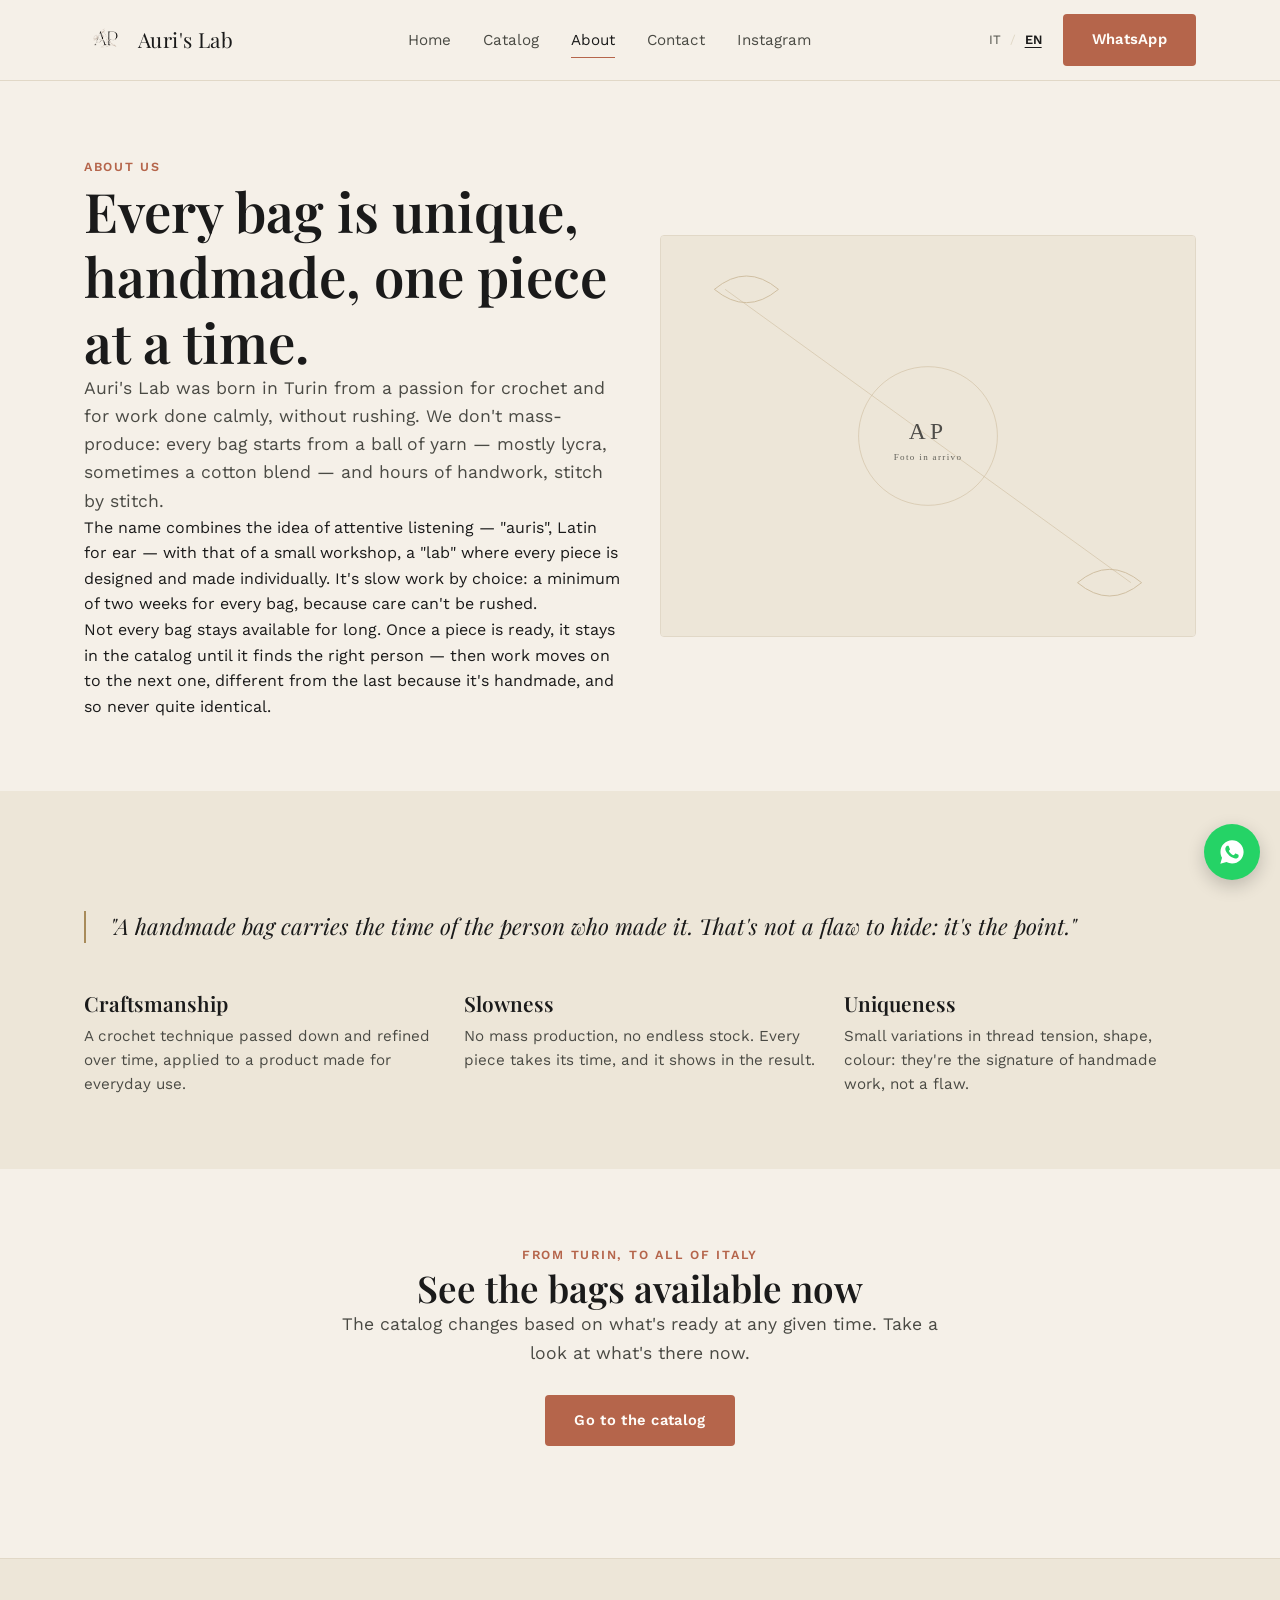
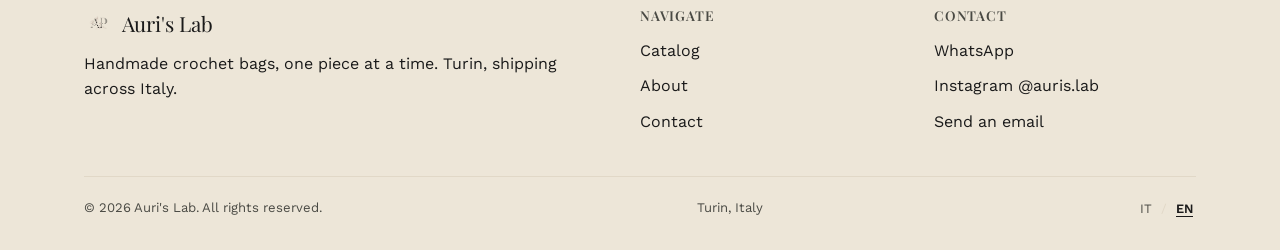
<file: chi-siamo.html>
<!DOCTYPE html>
<html lang="it">
<head>
  <meta charset="UTF-8">
  <script src="js/locale-redirect.js"></script>
  <meta name="viewport" content="width=device-width, initial-scale=1.0">
  <title>Chi siamo — Auri's Lab</title>
  <meta name="description" content="La storia di Auri's Lab: artigianalità, lentezza e passione per l'uncinetto. Ogni borsa è unica, fatta a mano a Torino, un pezzo alla volta.">
  <link rel="alternate" hreflang="it" href="https://aurislab.it/chi-siamo.html">
  <link rel="alternate" hreflang="en" href="https://aurislab.it/en/chi-siamo.html">
  <link rel="alternate" hreflang="x-default" href="https://aurislab.it/chi-siamo.html">
  <link rel="icon" type="image/png" sizes="32x32" href="img/brand/favicon-32x32.png">
  <link rel="apple-touch-icon" sizes="180x180" href="img/brand/apple-touch-icon.png">
  <link rel="preconnect" href="https://fonts.googleapis.com">
  <link rel="preconnect" href="https://fonts.gstatic.com" crossorigin>
  <link href="https://fonts.googleapis.com/css2?family=Playfair+Display:wght@500;600;700&family=Work+Sans:wght@400;500;600&display=swap" rel="stylesheet">
  <link rel="stylesheet" href="css/style.css">
</head>
<body>
  <a href="#main" class="skip-link">Vai al contenuto principale</a>

  <header class="site-header">
    <nav class="nav">
      <a href="index.html" class="nav-brand">
        <img src="img/brand/logo-ap-monogram.png" alt="Auri's Lab - monogramma AP">
        Auri's Lab
      </a>
      <button class="nav-toggle" aria-label="Apri menu di navigazione" aria-expanded="false">
        <span></span><span></span><span></span>
      </button>
      <div class="nav-links">
        <a href="index.html">Home</a>
        <a href="catalogo.html">Catalogo</a>
        <a href="chi-siamo.html" aria-current="page">Chi siamo</a>
        <a href="contatti.html">Contatti</a>
        <a href="#" data-ig-link>Instagram</a>
      </div>
      <div class="nav-cta">
        <div class="lang-switch">
          <a href="chi-siamo.html" class="lang-active" data-set-locale="it">IT</a>
          <span class="lang-sep">/</span>
          <a href="en/chi-siamo.html" data-set-locale="en">EN</a>
        </div>
        <a class="btn btn-primary" data-wa-link data-wa-message="Ciao! Ho visto il sito di Auri's Lab e vorrei qualche informazione.">WhatsApp</a>
      </div>
    </nav>
  </header>

  <main id="main">
    <section class="section">
      <div class="container about-grid">
        <div class="about-copy">
          <span class="eyebrow">Chi siamo</span>
          <h1>Ogni borsa è unica, fatta a mano, un pezzo alla volta.</h1>
          <p class="lede">Auri's Lab nasce a Torino dalla passione per l'uncinetto e per il lavoro fatto con calma, senza fretta. Non produciamo in serie: ogni borsa nasce da un gomitolo — per lo più lycra, a volte un misto cotone — e da ore di lavorazione manuale, punto dopo punto.</p>
          <p>Il nome unisce l'idea di un ascolto attento — "auris", orecchio in latino — con quella di un piccolo laboratorio, un "lab" dove ogni pezzo viene pensato e realizzato singolarmente. È un lavoro lento per scelta: un tempo minimo di due settimane per ogni borsa, perché la cura non si comprime nel tempo.</p>
          <p>Non tutte le borse restano disponibili a lungo. Quando un pezzo è pronto, resta in catalogo finché non trova la persona giusta — poi si passa al successivo, diverso dal precedente perché fatto a mano, e quindi mai identico.</p>
        </div>
        <div class="about-media">
          <img src="img/brand/atelier.svg" alt="L'artigiana di Auri's Lab al lavoro sull'uncinetto" width="1000" height="750" loading="lazy">
        </div>
      </div>
    </section>

    <section class="section section--alt">
      <div class="container">
        <div class="quote-block">
          <p>"Una borsa fatta a mano porta il tempo di chi l'ha creata. Non è un difetto da nascondere: è il punto."</p>
        </div>
        <div class="values-grid">
          <div class="value-item">
            <h3>Artigianalità</h3>
            <p>Tecnica dell'uncinetto tramandata e affinata nel tempo, applicata a un prodotto pensato per l'uso quotidiano.</p>
          </div>
          <div class="value-item">
            <h3>Lentezza</h3>
            <p>Niente produzione in serie né scorte infinite. Ogni pezzo richiede il suo tempo, e questo si vede nel risultato.</p>
          </div>
          <div class="value-item">
            <h3>Unicità</h3>
            <p>Piccole variazioni di tensione del filo, di forma, di colore: sono la firma di un lavoro fatto a mano, non un errore.</p>
          </div>
        </div>
      </div>
    </section>

    <section class="section" style="text-align:center;">
      <div class="container">
        <span class="eyebrow">Da Torino, per tutta Italia</span>
        <h2>Scopri le borse disponibili ora</h2>
        <p class="lede" style="margin:0 auto 28px;">Il catalogo cambia in base a cosa è pronto in un dato momento. Dai un'occhiata a cosa c'è adesso.</p>
        <a href="catalogo.html" class="btn btn-primary">Vai al catalogo</a>
      </div>
    </section>
  </main>

  <footer class="site-footer">
    <div class="container">
      <div class="footer-grid">
        <div class="footer-col">
          <div class="footer-brand">
            <img src="img/brand/logo-ap-monogram.png" alt="Auri's Lab - monogramma AP">
            Auri's Lab
          </div>
          <p>Borse all'uncinetto fatte a mano, un pezzo alla volta. Torino, spedizioni in tutta Italia.</p>
        </div>
        <div class="footer-col">
          <h4>Naviga</h4>
          <ul>
            <li><a href="catalogo.html">Catalogo</a></li>
            <li><a href="chi-siamo.html">Chi siamo</a></li>
            <li><a href="contatti.html">Contatti</a></li>
          </ul>
        </div>
        <div class="footer-col">
          <h4>Contatti</h4>
          <ul>
            <li><a data-wa-link data-wa-message="Ciao! Ho visto il sito di Auri's Lab e vorrei qualche informazione.">WhatsApp</a></li>
            <li><a data-ig-link>Instagram <span data-ig-handle></span></a></li>
            <li><a data-email-link>Scrivi via email</a></li>
          </ul>
        </div>
      </div>
      <div class="footer-bottom">
        <span>&copy; <span id="footer-year"></span> Auri's Lab. Tutti i diritti riservati.</span>
        <span>Torino, Italia</span>
        <div class="lang-switch">
          <a href="chi-siamo.html" class="lang-active" data-set-locale="it">IT</a>
          <span class="lang-sep">/</span>
          <a href="en/chi-siamo.html" data-set-locale="en">EN</a>
        </div>
      </div>
    </div>
  </footer>

  <a class="wa-float" data-wa-link data-wa-message="Ciao! Ho visto il sito di Auri's Lab e vorrei qualche informazione." aria-label="Scrivici su WhatsApp">
    <svg viewBox="0 0 24 24" aria-hidden="true"><path d="M12.04 2C6.58 2 2.13 6.45 2.13 11.91c0 1.75.46 3.48 1.32 5L2 22l5.25-1.38c1.45.79 3.08 1.21 4.79 1.21h.01c5.46 0 9.91-4.45 9.91-9.91 0-2.65-1.03-5.14-2.9-7.01A9.82 9.82 0 0012.04 2zm5.75 14.13c-.24.68-1.4 1.3-1.93 1.38-.5.08-1.12.11-1.81-.11-.42-.13-.96-.31-1.65-.6-2.9-1.25-4.79-4.17-4.94-4.36-.14-.19-1.18-1.57-1.18-3 0-1.42.75-2.12 1.02-2.41.27-.29.58-.36.78-.36.19 0 .39 0 .56.01.18.01.42-.07.66.5.24.58.83 2 .9 2.15.07.14.12.31.02.5-.09.19-.14.31-.28.48-.14.17-.29.37-.41.5-.14.14-.28.29-.12.57.16.28.71 1.17 1.52 1.9 1.05.94 1.93 1.23 2.21 1.37.28.14.44.12.6-.07.16-.19.7-.82.88-1.1.18-.28.37-.24.62-.14.25.09 1.6.75 1.87.89.28.14.46.21.53.33.07.12.07.68-.17 1.36z"/></svg>
  </a>

  <script src="js/main.js"></script>
</body>
</html>
</file>
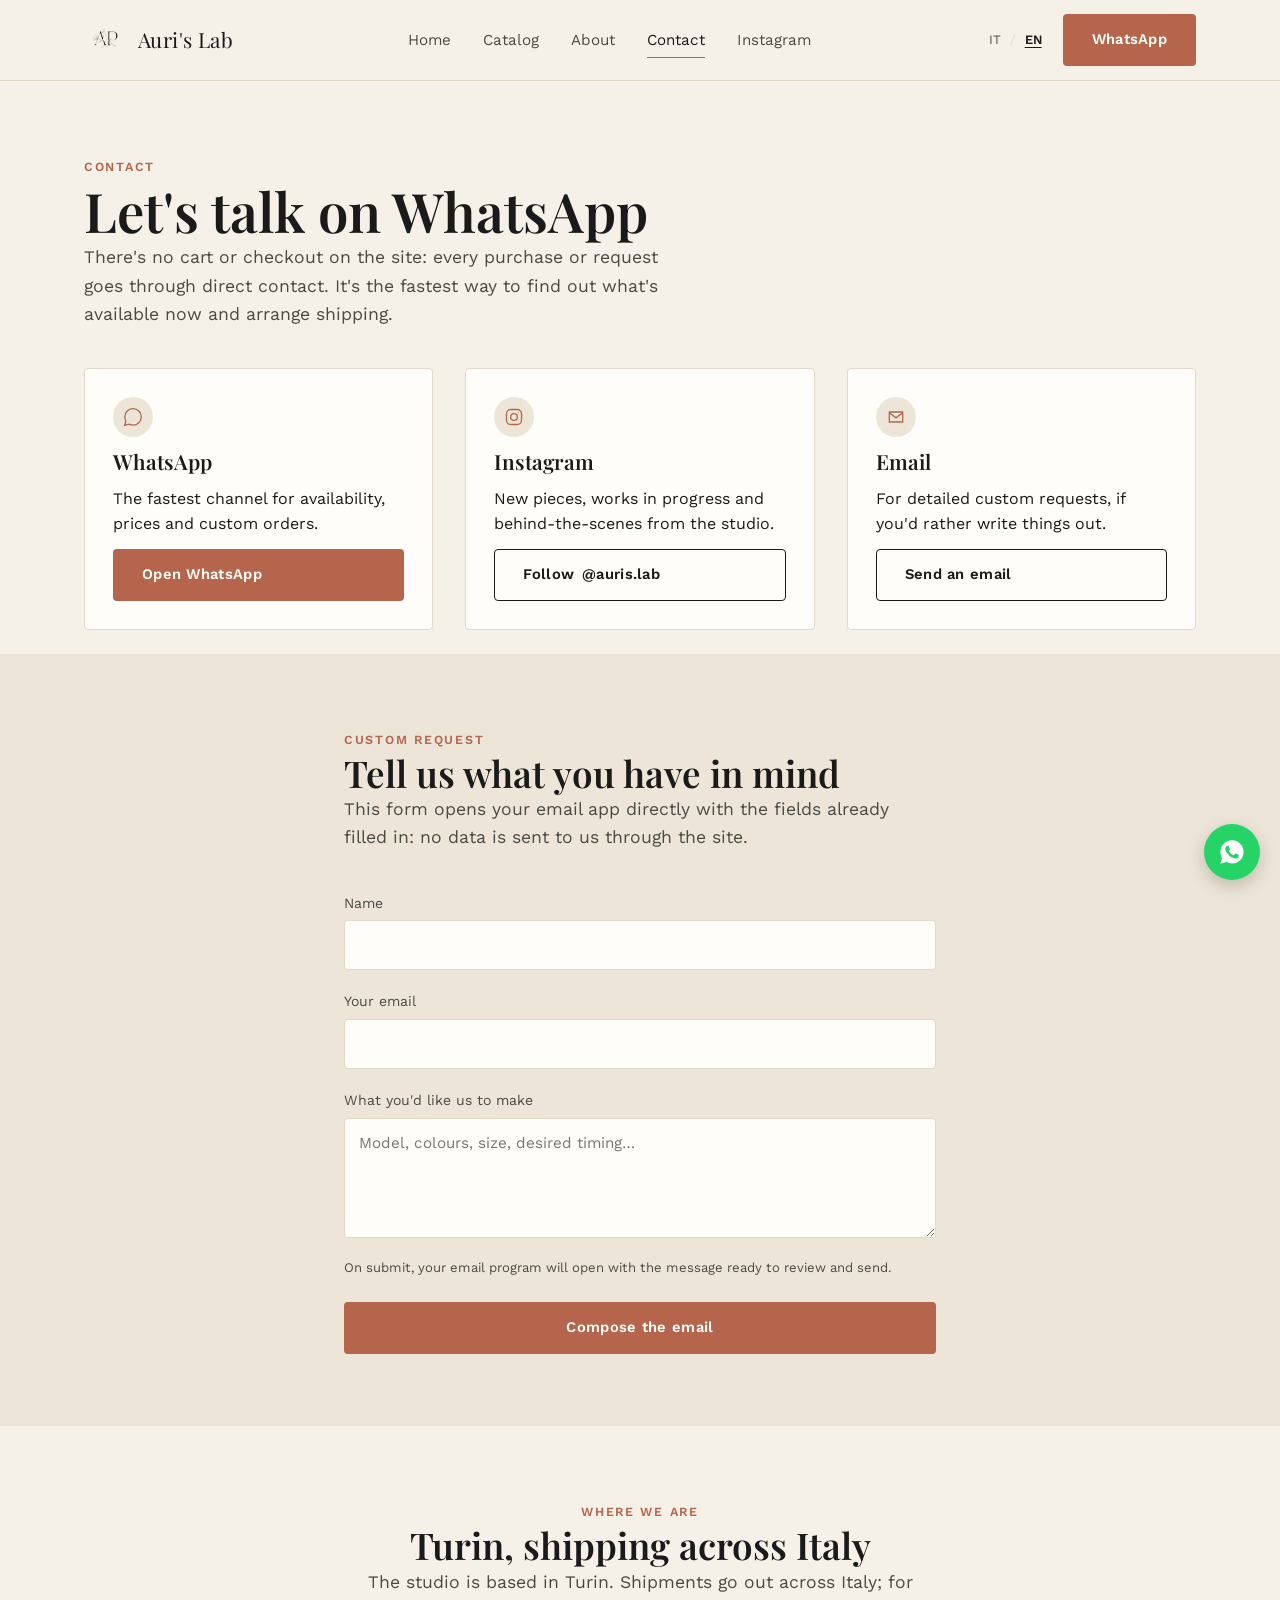
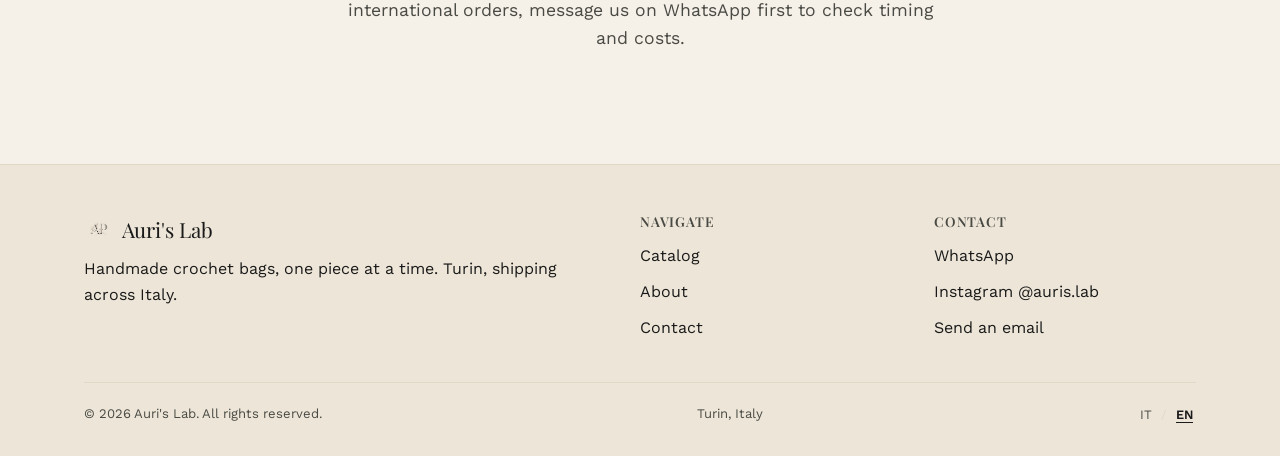
<file: contatti.html>
<!DOCTYPE html>
<html lang="it">
<head>
  <meta charset="UTF-8">
  <script src="js/locale-redirect.js"></script>
  <meta name="viewport" content="width=device-width, initial-scale=1.0">
  <title>Contatti — Auri's Lab</title>
  <meta name="description" content="Contatta Auri's Lab su WhatsApp o Instagram per acquisti, richieste su misura o informazioni. Sede a Torino, spedizioni in tutta Italia.">
  <link rel="alternate" hreflang="it" href="https://aurislab.it/contatti.html">
  <link rel="alternate" hreflang="en" href="https://aurislab.it/en/contatti.html">
  <link rel="alternate" hreflang="x-default" href="https://aurislab.it/contatti.html">
  <link rel="icon" type="image/png" sizes="32x32" href="img/brand/favicon-32x32.png">
  <link rel="apple-touch-icon" sizes="180x180" href="img/brand/apple-touch-icon.png">
  <link rel="preconnect" href="https://fonts.googleapis.com">
  <link rel="preconnect" href="https://fonts.gstatic.com" crossorigin>
  <link href="https://fonts.googleapis.com/css2?family=Playfair+Display:wght@500;600;700&family=Work+Sans:wght@400;500;600&display=swap" rel="stylesheet">
  <link rel="stylesheet" href="css/style.css">
</head>
<body>
  <a href="#main" class="skip-link">Vai al contenuto principale</a>

  <header class="site-header">
    <nav class="nav">
      <a href="index.html" class="nav-brand">
        <img src="img/brand/logo-ap-monogram.png" alt="Auri's Lab - monogramma AP">
        Auri's Lab
      </a>
      <button class="nav-toggle" aria-label="Apri menu di navigazione" aria-expanded="false">
        <span></span><span></span><span></span>
      </button>
      <div class="nav-links">
        <a href="index.html">Home</a>
        <a href="catalogo.html">Catalogo</a>
        <a href="chi-siamo.html">Chi siamo</a>
        <a href="contatti.html" aria-current="page">Contatti</a>
        <a href="#" data-ig-link>Instagram</a>
      </div>
      <div class="nav-cta">
        <div class="lang-switch">
          <a href="contatti.html" class="lang-active" data-set-locale="it">IT</a>
          <span class="lang-sep">/</span>
          <a href="en/contatti.html" data-set-locale="en">EN</a>
        </div>
        <a class="btn btn-primary" data-wa-link data-wa-message="Ciao! Ho visto il sito di Auri's Lab e vorrei qualche informazione.">WhatsApp</a>
      </div>
    </nav>
  </header>

  <main id="main">
    <section class="section" style="padding-bottom: 24px;">
      <div class="container">
        <div class="section-head">
          <span class="eyebrow">Contatti</span>
          <h1>Parliamone su WhatsApp</h1>
          <p class="lede">Non c'è carrello né checkout sul sito: ogni acquisto o richiesta passa da un contatto diretto. È il modo più veloce per sapere cosa è disponibile ora e organizzare la spedizione.</p>
        </div>

        <div class="contact-grid">
          <div class="contact-card">
            <span class="icon" aria-hidden="true">
              <svg viewBox="0 0 24 24" fill="none" stroke="currentColor" stroke-width="1.6"><path d="M12.04 2C6.58 2 2.13 6.45 2.13 11.91c0 1.75.46 3.48 1.32 5L2 22l5.25-1.38c1.45.79 3.08 1.21 4.79 1.21h.01c5.46 0 9.91-4.45 9.91-9.91C21.96 6.45 17.5 2 12.04 2z"/></svg>
            </span>
            <h3>WhatsApp</h3>
            <p>Il canale più rapido per disponibilità, prezzi e ordini su misura.</p>
            <a class="btn btn-primary" data-wa-link data-wa-message="Ciao! Ho visto il sito di Auri's Lab e vorrei qualche informazione.">Apri WhatsApp</a>
          </div>

          <div class="contact-card">
            <span class="icon" aria-hidden="true">
              <svg viewBox="0 0 24 24" fill="none" stroke="currentColor" stroke-width="1.6"><rect x="3" y="3" width="18" height="18" rx="5"/><circle cx="12" cy="12" r="4"/><circle cx="17.2" cy="6.8" r="0.6" fill="currentColor" stroke="none"/></svg>
            </span>
            <h3>Instagram</h3>
            <p>Novità, borse in lavorazione e retroscena del laboratorio.</p>
            <a class="btn btn-outline" data-ig-link>Segui <span data-ig-handle></span></a>
          </div>

          <div class="contact-card">
            <span class="icon" aria-hidden="true">
              <svg viewBox="0 0 24 24" fill="none" stroke="currentColor" stroke-width="1.6"><path d="M4 6h16v12H4z"/><path d="M4 7l8 6 8-6"/></svg>
            </span>
            <h3>Email</h3>
            <p>Per richieste dettagliate su misura, se preferisci scrivere con calma.</p>
            <a class="btn btn-outline" data-email-link>Scrivi un'email</a>
          </div>
        </div>
      </div>
    </section>

    <section class="section section--alt">
      <div class="container" style="max-width:640px;">
        <div class="section-head">
          <span class="eyebrow">Richiesta su misura</span>
          <h2>Raccontaci cosa hai in mente</h2>
          <p class="lede">Questo modulo apre direttamente la tua app di posta con i campi già compilati: nessun dato viene inviato a noi tramite il sito.</p>
        </div>
        <form id="contact-form">
          <div class="form-group">
            <label for="cf-name">Nome</label>
            <input type="text" id="cf-name" name="name" required autocomplete="name">
          </div>
          <div class="form-group">
            <label for="cf-email">La tua email</label>
            <input type="email" id="cf-email" name="email" required autocomplete="email">
          </div>
          <div class="form-group">
            <label for="cf-message">Cosa vorresti realizzare</label>
            <textarea id="cf-message" name="message" required placeholder="Modello, colori, dimensioni, tempistiche desiderate…"></textarea>
          </div>
          <p class="form-hint">Al invio si aprirà il tuo programma di posta con l'email già pronta da controllare e inviare.</p>
          <button type="submit" class="btn btn-primary btn-block">Componi l'email</button>
        </form>
      </div>
    </section>

    <section class="section" style="text-align:center;">
      <div class="container">
        <span class="eyebrow">Dove siamo</span>
        <h2>Torino, spedizioni in tutta Italia</h2>
        <p class="lede" style="margin:0 auto;">Il laboratorio si trova a Torino. Le spedizioni partono per tutta Italia; per l'estero scrivici prima su WhatsApp per verificare tempi e costi.</p>
      </div>
    </section>
  </main>

  <footer class="site-footer">
    <div class="container">
      <div class="footer-grid">
        <div class="footer-col">
          <div class="footer-brand">
            <img src="img/brand/logo-ap-monogram.png" alt="Auri's Lab - monogramma AP">
            Auri's Lab
          </div>
          <p>Borse all'uncinetto fatte a mano, un pezzo alla volta. Torino, spedizioni in tutta Italia.</p>
        </div>
        <div class="footer-col">
          <h4>Naviga</h4>
          <ul>
            <li><a href="catalogo.html">Catalogo</a></li>
            <li><a href="chi-siamo.html">Chi siamo</a></li>
            <li><a href="contatti.html">Contatti</a></li>
          </ul>
        </div>
        <div class="footer-col">
          <h4>Contatti</h4>
          <ul>
            <li><a data-wa-link data-wa-message="Ciao! Ho visto il sito di Auri's Lab e vorrei qualche informazione.">WhatsApp</a></li>
            <li><a data-ig-link>Instagram <span data-ig-handle></span></a></li>
            <li><a data-email-link>Scrivi via email</a></li>
          </ul>
        </div>
      </div>
      <div class="footer-bottom">
        <span>&copy; <span id="footer-year"></span> Auri's Lab. Tutti i diritti riservati.</span>
        <span>Torino, Italia</span>
        <div class="lang-switch">
          <a href="contatti.html" class="lang-active" data-set-locale="it">IT</a>
          <span class="lang-sep">/</span>
          <a href="en/contatti.html" data-set-locale="en">EN</a>
        </div>
      </div>
    </div>
  </footer>

  <a class="wa-float" data-wa-link data-wa-message="Ciao! Ho visto il sito di Auri's Lab e vorrei qualche informazione." aria-label="Scrivici su WhatsApp">
    <svg viewBox="0 0 24 24" aria-hidden="true"><path d="M12.04 2C6.58 2 2.13 6.45 2.13 11.91c0 1.75.46 3.48 1.32 5L2 22l5.25-1.38c1.45.79 3.08 1.21 4.79 1.21h.01c5.46 0 9.91-4.45 9.91-9.91 0-2.65-1.03-5.14-2.9-7.01A9.82 9.82 0 0012.04 2zm5.75 14.13c-.24.68-1.4 1.3-1.93 1.38-.5.08-1.12.11-1.81-.11-.42-.13-.96-.31-1.65-.6-2.9-1.25-4.79-4.17-4.94-4.36-.14-.19-1.18-1.57-1.18-3 0-1.42.75-2.12 1.02-2.41.27-.29.58-.36.78-.36.19 0 .39 0 .56.01.18.01.42-.07.66.5.24.58.83 2 .9 2.15.07.14.12.31.02.5-.09.19-.14.31-.28.48-.14.17-.29.37-.41.5-.14.14-.28.29-.12.57.16.28.71 1.17 1.52 1.9 1.05.94 1.93 1.23 2.21 1.37.28.14.44.12.6-.07.16-.19.7-.82.88-1.1.18-.28.37-.24.62-.14.25.09 1.6.75 1.87.89.28.14.46.21.53.33.07.12.07.68-.17 1.36z"/></svg>
  </a>

  <script src="js/main.js"></script>
  <script>
    document.getElementById("contact-form").addEventListener("submit", (e) => {
      e.preventDefault();
      const name = document.getElementById("cf-name").value;
      const email = document.getElementById("cf-email").value;
      const message = document.getElementById("cf-message").value;
      const subject = `Richiesta su misura da ${name}`;
      const body = `${message}\n\n---\nNome: ${name}\nEmail: ${email}`;
      window.location.href = `mailto:${AURIS_CONFIG.email}?subject=${encodeURIComponent(subject)}&body=${encodeURIComponent(body)}`;
    });
  </script>
</body>
</html>
</file>
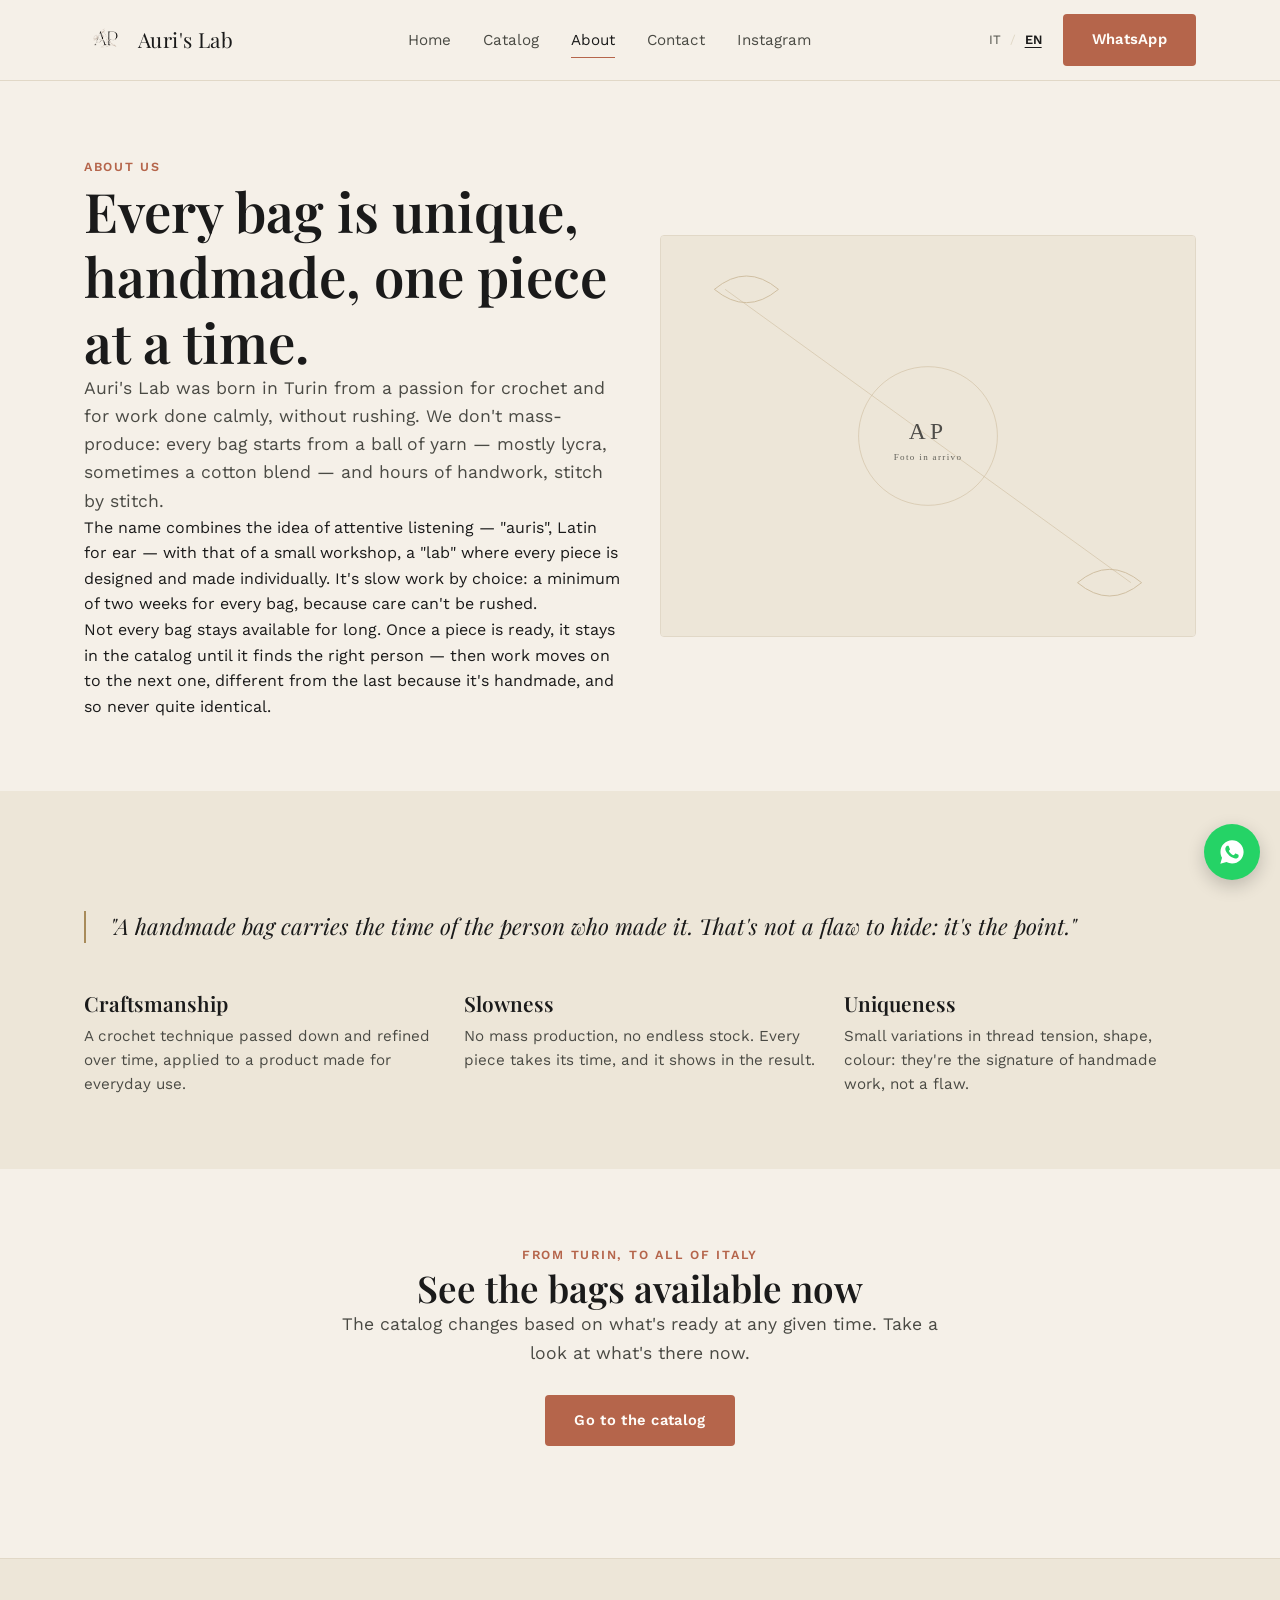
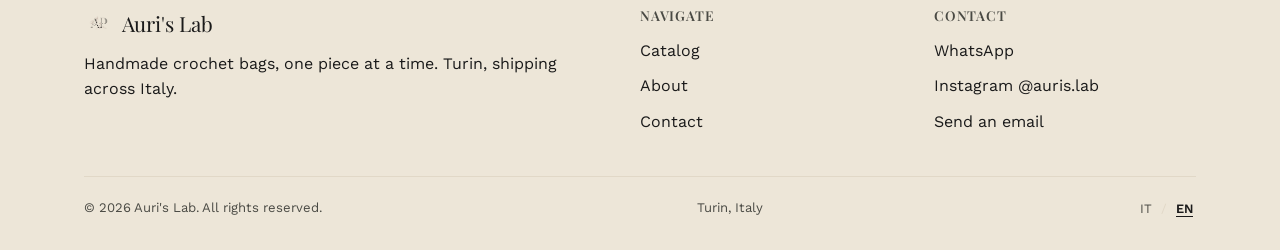
<file: en/chi-siamo.html>
<!DOCTYPE html>
<html lang="en">
<head>
  <meta charset="UTF-8">
  <meta name="viewport" content="width=device-width, initial-scale=1.0">
  <title>About — Auri's Lab</title>
  <meta name="description" content="The story of Auri's Lab: craftsmanship, slowness and a passion for crochet. Every bag is unique, handmade in Turin, one piece at a time.">
  <link rel="alternate" hreflang="it" href="https://aurislab.it/chi-siamo.html">
  <link rel="alternate" hreflang="en" href="https://aurislab.it/en/chi-siamo.html">
  <link rel="alternate" hreflang="x-default" href="https://aurislab.it/chi-siamo.html">
  <link rel="icon" type="image/png" sizes="32x32" href="../img/brand/favicon-32x32.png">
  <link rel="apple-touch-icon" sizes="180x180" href="../img/brand/apple-touch-icon.png">
  <link rel="preconnect" href="https://fonts.googleapis.com">
  <link rel="preconnect" href="https://fonts.gstatic.com" crossorigin>
  <link href="https://fonts.googleapis.com/css2?family=Playfair+Display:wght@500;600;700&family=Work+Sans:wght@400;500;600&display=swap" rel="stylesheet">
  <link rel="stylesheet" href="../css/style.css">
</head>
<body>
  <a href="#main" class="skip-link">Skip to main content</a>

  <header class="site-header">
    <nav class="nav">
      <a href="index.html" class="nav-brand">
        <img src="../img/brand/logo-ap-monogram.png" alt="Auri's Lab - AP monogram">
        Auri's Lab
      </a>
      <button class="nav-toggle" aria-label="Open navigation menu" aria-expanded="false">
        <span></span><span></span><span></span>
      </button>
      <div class="nav-links">
        <a href="index.html">Home</a>
        <a href="catalogo.html">Catalog</a>
        <a href="chi-siamo.html" aria-current="page">About</a>
        <a href="contatti.html">Contact</a>
        <a href="#" data-ig-link>Instagram</a>
      </div>
      <div class="nav-cta">
        <div class="lang-switch">
          <a href="../chi-siamo.html" data-set-locale="it">IT</a>
          <span class="lang-sep">/</span>
          <a href="chi-siamo.html" class="lang-active" data-set-locale="en">EN</a>
        </div>
        <a class="btn btn-primary" data-wa-link data-wa-message="Hi! I saw the Auri's Lab website and I'd like some information.">WhatsApp</a>
      </div>
    </nav>
  </header>

  <main id="main">
    <section class="section">
      <div class="container about-grid">
        <div class="about-copy">
          <span class="eyebrow">About us</span>
          <h1>Every bag is unique, handmade, one piece at a time.</h1>
          <p class="lede">Auri's Lab was born in Turin from a passion for crochet and for work done calmly, without rushing. We don't mass-produce: every bag starts from a ball of yarn — mostly lycra, sometimes a cotton blend — and hours of handwork, stitch by stitch.</p>
          <p>The name combines the idea of attentive listening — "auris", Latin for ear — with that of a small workshop, a "lab" where every piece is designed and made individually. It's slow work by choice: a minimum of two weeks for every bag, because care can't be rushed.</p>
          <p>Not every bag stays available for long. Once a piece is ready, it stays in the catalog until it finds the right person — then work moves on to the next one, different from the last because it's handmade, and so never quite identical.</p>
        </div>
        <div class="about-media">
          <img src="../img/brand/atelier.svg" alt="The Auri's Lab maker at work with a crochet hook" width="1000" height="750" loading="lazy">
        </div>
      </div>
    </section>

    <section class="section section--alt">
      <div class="container">
        <div class="quote-block">
          <p>"A handmade bag carries the time of the person who made it. That's not a flaw to hide: it's the point."</p>
        </div>
        <div class="values-grid">
          <div class="value-item">
            <h3>Craftsmanship</h3>
            <p>A crochet technique passed down and refined over time, applied to a product made for everyday use.</p>
          </div>
          <div class="value-item">
            <h3>Slowness</h3>
            <p>No mass production, no endless stock. Every piece takes its time, and it shows in the result.</p>
          </div>
          <div class="value-item">
            <h3>Uniqueness</h3>
            <p>Small variations in thread tension, shape, colour: they're the signature of handmade work, not a flaw.</p>
          </div>
        </div>
      </div>
    </section>

    <section class="section" style="text-align:center;">
      <div class="container">
        <span class="eyebrow">From Turin, to all of Italy</span>
        <h2>See the bags available now</h2>
        <p class="lede" style="margin:0 auto 28px;">The catalog changes based on what's ready at any given time. Take a look at what's there now.</p>
        <a href="catalogo.html" class="btn btn-primary">Go to the catalog</a>
      </div>
    </section>
  </main>

  <footer class="site-footer">
    <div class="container">
      <div class="footer-grid">
        <div class="footer-col">
          <div class="footer-brand">
            <img src="../img/brand/logo-ap-monogram.png" alt="Auri's Lab - AP monogram">
            Auri's Lab
          </div>
          <p>Handmade crochet bags, one piece at a time. Turin, shipping across Italy.</p>
        </div>
        <div class="footer-col">
          <h4>Navigate</h4>
          <ul>
            <li><a href="catalogo.html">Catalog</a></li>
            <li><a href="chi-siamo.html">About</a></li>
            <li><a href="contatti.html">Contact</a></li>
          </ul>
        </div>
        <div class="footer-col">
          <h4>Contact</h4>
          <ul>
            <li><a data-wa-link data-wa-message="Hi! I saw the Auri's Lab website and I'd like some information.">WhatsApp</a></li>
            <li><a data-ig-link>Instagram <span data-ig-handle></span></a></li>
            <li><a data-email-link>Send an email</a></li>
          </ul>
        </div>
      </div>
      <div class="footer-bottom">
        <span>&copy; <span id="footer-year"></span> Auri's Lab. All rights reserved.</span>
        <span>Turin, Italy</span>
        <div class="lang-switch">
          <a href="../chi-siamo.html" data-set-locale="it">IT</a>
          <span class="lang-sep">/</span>
          <a href="chi-siamo.html" class="lang-active" data-set-locale="en">EN</a>
        </div>
      </div>
    </div>
  </footer>

  <a class="wa-float" data-wa-link data-wa-message="Hi! I saw the Auri's Lab website and I'd like some information." aria-label="Message us on WhatsApp">
    <svg viewBox="0 0 24 24" aria-hidden="true"><path d="M12.04 2C6.58 2 2.13 6.45 2.13 11.91c0 1.75.46 3.48 1.32 5L2 22l5.25-1.38c1.45.79 3.08 1.21 4.79 1.21h.01c5.46 0 9.91-4.45 9.91-9.91 0-2.65-1.03-5.14-2.9-7.01A9.82 9.82 0 0012.04 2zm5.75 14.13c-.24.68-1.4 1.3-1.93 1.38-.5.08-1.12.11-1.81-.11-.42-.13-.96-.31-1.65-.6-2.9-1.25-4.79-4.17-4.94-4.36-.14-.19-1.18-1.57-1.18-3 0-1.42.75-2.12 1.02-2.41.27-.29.58-.36.78-.36.19 0 .39 0 .56.01.18.01.42-.07.66.5.24.58.83 2 .9 2.15.07.14.12.31.02.5-.09.19-.14.31-.28.48-.14.17-.29.37-.41.5-.14.14-.28.29-.12.57.16.28.71 1.17 1.52 1.9 1.05.94 1.93 1.23 2.21 1.37.28.14.44.12.6-.07.16-.19.7-.82.88-1.1.18-.28.37-.24.62-.14.25.09 1.6.75 1.87.89.28.14.46.21.53.33.07.12.07.68-.17 1.36z"/></svg>
  </a>

  <script src="../js/main.js"></script>
</body>
</html>
</file>
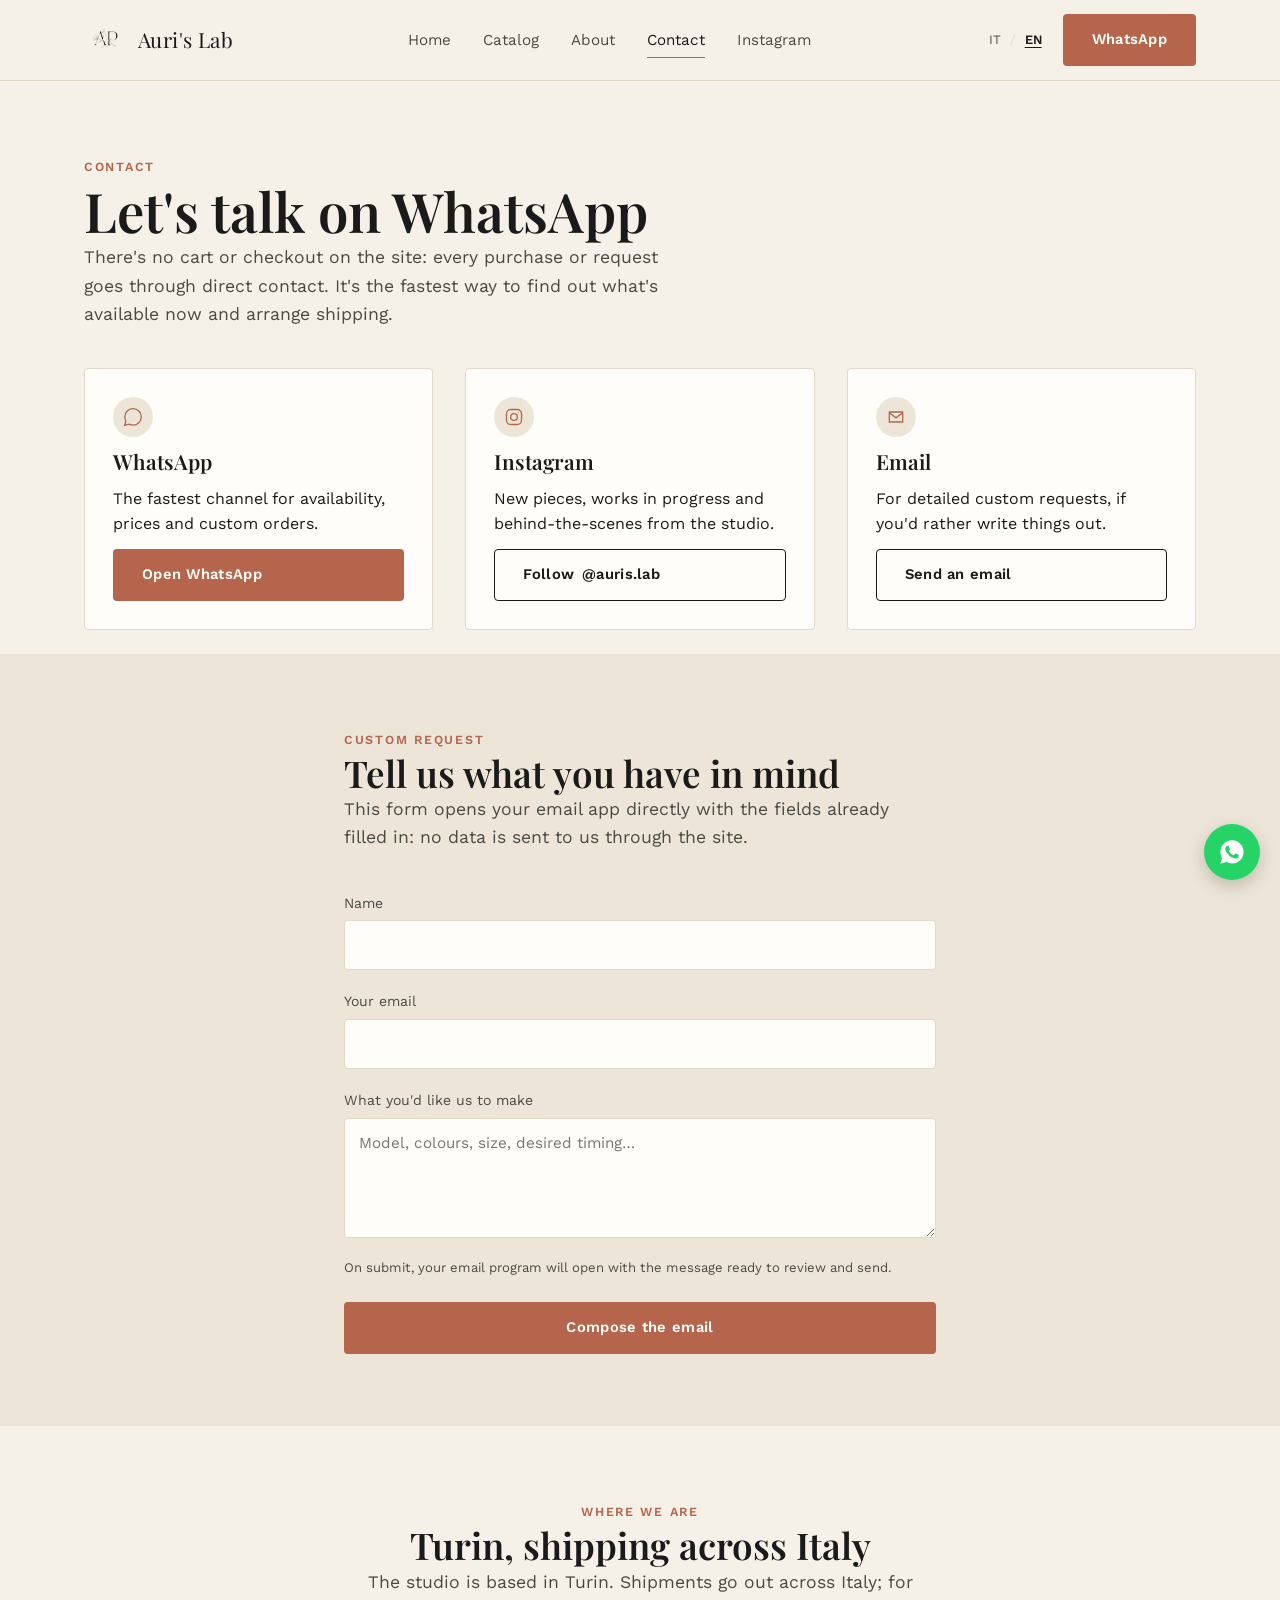
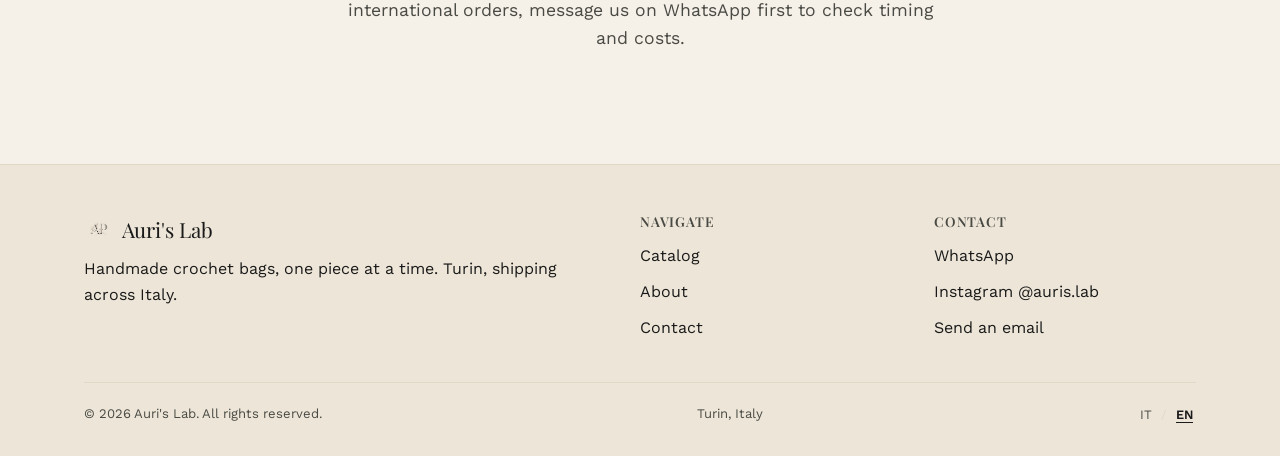
<file: en/contatti.html>
<!DOCTYPE html>
<html lang="en">
<head>
  <meta charset="UTF-8">
  <meta name="viewport" content="width=device-width, initial-scale=1.0">
  <title>Contact — Auri's Lab</title>
  <meta name="description" content="Contact Auri's Lab on WhatsApp or Instagram for purchases, custom requests or information. Based in Turin, shipping across Italy.">
  <link rel="alternate" hreflang="it" href="https://aurislab.it/contatti.html">
  <link rel="alternate" hreflang="en" href="https://aurislab.it/en/contatti.html">
  <link rel="alternate" hreflang="x-default" href="https://aurislab.it/contatti.html">
  <link rel="icon" type="image/png" sizes="32x32" href="../img/brand/favicon-32x32.png">
  <link rel="apple-touch-icon" sizes="180x180" href="../img/brand/apple-touch-icon.png">
  <link rel="preconnect" href="https://fonts.googleapis.com">
  <link rel="preconnect" href="https://fonts.gstatic.com" crossorigin>
  <link href="https://fonts.googleapis.com/css2?family=Playfair+Display:wght@500;600;700&family=Work+Sans:wght@400;500;600&display=swap" rel="stylesheet">
  <link rel="stylesheet" href="../css/style.css">
</head>
<body>
  <a href="#main" class="skip-link">Skip to main content</a>

  <header class="site-header">
    <nav class="nav">
      <a href="index.html" class="nav-brand">
        <img src="../img/brand/logo-ap-monogram.png" alt="Auri's Lab - AP monogram">
        Auri's Lab
      </a>
      <button class="nav-toggle" aria-label="Open navigation menu" aria-expanded="false">
        <span></span><span></span><span></span>
      </button>
      <div class="nav-links">
        <a href="index.html">Home</a>
        <a href="catalogo.html">Catalog</a>
        <a href="chi-siamo.html">About</a>
        <a href="contatti.html" aria-current="page">Contact</a>
        <a href="#" data-ig-link>Instagram</a>
      </div>
      <div class="nav-cta">
        <div class="lang-switch">
          <a href="../contatti.html" data-set-locale="it">IT</a>
          <span class="lang-sep">/</span>
          <a href="contatti.html" class="lang-active" data-set-locale="en">EN</a>
        </div>
        <a class="btn btn-primary" data-wa-link data-wa-message="Hi! I saw the Auri's Lab website and I'd like some information.">WhatsApp</a>
      </div>
    </nav>
  </header>

  <main id="main">
    <section class="section" style="padding-bottom: 24px;">
      <div class="container">
        <div class="section-head">
          <span class="eyebrow">Contact</span>
          <h1>Let's talk on WhatsApp</h1>
          <p class="lede">There's no cart or checkout on the site: every purchase or request goes through direct contact. It's the fastest way to find out what's available now and arrange shipping.</p>
        </div>

        <div class="contact-grid">
          <div class="contact-card">
            <span class="icon" aria-hidden="true">
              <svg viewBox="0 0 24 24" fill="none" stroke="currentColor" stroke-width="1.6"><path d="M12.04 2C6.58 2 2.13 6.45 2.13 11.91c0 1.75.46 3.48 1.32 5L2 22l5.25-1.38c1.45.79 3.08 1.21 4.79 1.21h.01c5.46 0 9.91-4.45 9.91-9.91C21.96 6.45 17.5 2 12.04 2z"/></svg>
            </span>
            <h3>WhatsApp</h3>
            <p>The fastest channel for availability, prices and custom orders.</p>
            <a class="btn btn-primary" data-wa-link data-wa-message="Hi! I saw the Auri's Lab website and I'd like some information.">Open WhatsApp</a>
          </div>

          <div class="contact-card">
            <span class="icon" aria-hidden="true">
              <svg viewBox="0 0 24 24" fill="none" stroke="currentColor" stroke-width="1.6"><rect x="3" y="3" width="18" height="18" rx="5"/><circle cx="12" cy="12" r="4"/><circle cx="17.2" cy="6.8" r="0.6" fill="currentColor" stroke="none"/></svg>
            </span>
            <h3>Instagram</h3>
            <p>New pieces, works in progress and behind-the-scenes from the studio.</p>
            <a class="btn btn-outline" data-ig-link>Follow <span data-ig-handle></span></a>
          </div>

          <div class="contact-card">
            <span class="icon" aria-hidden="true">
              <svg viewBox="0 0 24 24" fill="none" stroke="currentColor" stroke-width="1.6"><path d="M4 6h16v12H4z"/><path d="M4 7l8 6 8-6"/></svg>
            </span>
            <h3>Email</h3>
            <p>For detailed custom requests, if you'd rather write things out.</p>
            <a class="btn btn-outline" data-email-link>Send an email</a>
          </div>
        </div>
      </div>
    </section>

    <section class="section section--alt">
      <div class="container" style="max-width:640px;">
        <div class="section-head">
          <span class="eyebrow">Custom request</span>
          <h2>Tell us what you have in mind</h2>
          <p class="lede">This form opens your email app directly with the fields already filled in: no data is sent to us through the site.</p>
        </div>
        <form id="contact-form">
          <div class="form-group">
            <label for="cf-name">Name</label>
            <input type="text" id="cf-name" name="name" required autocomplete="name">
          </div>
          <div class="form-group">
            <label for="cf-email">Your email</label>
            <input type="email" id="cf-email" name="email" required autocomplete="email">
          </div>
          <div class="form-group">
            <label for="cf-message">What you'd like us to make</label>
            <textarea id="cf-message" name="message" required placeholder="Model, colours, size, desired timing…"></textarea>
          </div>
          <p class="form-hint">On submit, your email program will open with the message ready to review and send.</p>
          <button type="submit" class="btn btn-primary btn-block">Compose the email</button>
        </form>
      </div>
    </section>

    <section class="section" style="text-align:center;">
      <div class="container">
        <span class="eyebrow">Where we are</span>
        <h2>Turin, shipping across Italy</h2>
        <p class="lede" style="margin:0 auto;">The studio is based in Turin. Shipments go out across Italy; for international orders, message us on WhatsApp first to check timing and costs.</p>
      </div>
    </section>
  </main>

  <footer class="site-footer">
    <div class="container">
      <div class="footer-grid">
        <div class="footer-col">
          <div class="footer-brand">
            <img src="../img/brand/logo-ap-monogram.png" alt="Auri's Lab - AP monogram">
            Auri's Lab
          </div>
          <p>Handmade crochet bags, one piece at a time. Turin, shipping across Italy.</p>
        </div>
        <div class="footer-col">
          <h4>Navigate</h4>
          <ul>
            <li><a href="catalogo.html">Catalog</a></li>
            <li><a href="chi-siamo.html">About</a></li>
            <li><a href="contatti.html">Contact</a></li>
          </ul>
        </div>
        <div class="footer-col">
          <h4>Contact</h4>
          <ul>
            <li><a data-wa-link data-wa-message="Hi! I saw the Auri's Lab website and I'd like some information.">WhatsApp</a></li>
            <li><a data-ig-link>Instagram <span data-ig-handle></span></a></li>
            <li><a data-email-link>Send an email</a></li>
          </ul>
        </div>
      </div>
      <div class="footer-bottom">
        <span>&copy; <span id="footer-year"></span> Auri's Lab. All rights reserved.</span>
        <span>Turin, Italy</span>
        <div class="lang-switch">
          <a href="../contatti.html" data-set-locale="it">IT</a>
          <span class="lang-sep">/</span>
          <a href="contatti.html" class="lang-active" data-set-locale="en">EN</a>
        </div>
      </div>
    </div>
  </footer>

  <a class="wa-float" data-wa-link data-wa-message="Hi! I saw the Auri's Lab website and I'd like some information." aria-label="Message us on WhatsApp">
    <svg viewBox="0 0 24 24" aria-hidden="true"><path d="M12.04 2C6.58 2 2.13 6.45 2.13 11.91c0 1.75.46 3.48 1.32 5L2 22l5.25-1.38c1.45.79 3.08 1.21 4.79 1.21h.01c5.46 0 9.91-4.45 9.91-9.91 0-2.65-1.03-5.14-2.9-7.01A9.82 9.82 0 0012.04 2zm5.75 14.13c-.24.68-1.4 1.3-1.93 1.38-.5.08-1.12.11-1.81-.11-.42-.13-.96-.31-1.65-.6-2.9-1.25-4.79-4.17-4.94-4.36-.14-.19-1.18-1.57-1.18-3 0-1.42.75-2.12 1.02-2.41.27-.29.58-.36.78-.36.19 0 .39 0 .56.01.18.01.42-.07.66.5.24.58.83 2 .9 2.15.07.14.12.31.02.5-.09.19-.14.31-.28.48-.14.17-.29.37-.41.5-.14.14-.28.29-.12.57.16.28.71 1.17 1.52 1.9 1.05.94 1.93 1.23 2.21 1.37.28.14.44.12.6-.07.16-.19.7-.82.88-1.1.18-.28.37-.24.62-.14.25.09 1.6.75 1.87.89.28.14.46.21.53.33.07.12.07.68-.17 1.36z"/></svg>
  </a>

  <script src="../js/main.js"></script>
  <script>
    document.getElementById("contact-form").addEventListener("submit", (e) => {
      e.preventDefault();
      const name = document.getElementById("cf-name").value;
      const email = document.getElementById("cf-email").value;
      const message = document.getElementById("cf-message").value;
      const subject = `Custom request from ${name}`;
      const body = `${message}\n\n---\nName: ${name}\nEmail: ${email}`;
      window.location.href = `mailto:${AURIS_CONFIG.email}?subject=${encodeURIComponent(subject)}&body=${encodeURIComponent(body)}`;
    });
  </script>
</body>
</html>
</file>
<file: css/style.css>
/* ==========================================================================
   Auri's Lab — stylesheet unico, vanilla CSS, nessuna dipendenza esterna
   oltre ai font Google. Organizzato per sezione: variabili, reset,
   tipografia, layout condivisi (nav/footer), componenti, pagine, responsive.
   ========================================================================== */

/* --- Variabili -------------------------------------------------------- */
:root {
  --color-bg: #F5F0E8;
  --color-bg-alt: #EDE6D8;
  --color-bg-card: #FFFDF9;
  --color-text: #1A1A1A;
  --color-text-soft: #4A4A44;
  --color-accent: #B5654B;      /* terracotta */
  --color-accent-soft: #C98268;
  --color-gold: #A88B5A;        /* oro/bronzo, elementi lineari */
  --color-border: #E1D8C7;
  --color-available: #5C7A5C;
  --color-order: #A88B5A;

  --font-serif: 'Playfair Display', Georgia, 'Times New Roman', serif;
  --font-sans: 'Work Sans', 'Inter', -apple-system, BlinkMacSystemFont, sans-serif;

  --max-width: 1160px;
  --radius: 4px;
  --transition: 0.2s ease;
}

/* --- Reset -------------------------------------------------------------- */
*, *::before, *::after { box-sizing: border-box; }
html, body, h1, h2, h3, h4, p, figure, blockquote, dl, dd, ul, ol { margin: 0; }
ul, ol { padding: 0; list-style: none; }
img, svg { display: block; max-width: 100%; height: auto; }
a { color: inherit; text-decoration: none; }
button, input, textarea { font: inherit; color: inherit; }
button { cursor: pointer; background: none; border: none; }

html {
  scroll-behavior: smooth;
}

body {
  background: var(--color-bg);
  color: var(--color-text);
  font-family: var(--font-sans);
  font-size: 16px;
  line-height: 1.6;
  -webkit-font-smoothing: antialiased;
}

/* --- Tipografia ---------------------------------------------------------- */
h1, h2, h3, h4 {
  font-family: var(--font-serif);
  font-weight: 600;
  line-height: 1.2;
  color: var(--color-text);
}

h1 { font-size: clamp(2.1rem, 5vw, 3.4rem); }
h2 { font-size: clamp(1.6rem, 3.5vw, 2.3rem); }
h3 { font-size: 1.3rem; }

.eyebrow {
  font-family: var(--font-sans);
  font-size: 0.78rem;
  letter-spacing: 0.14em;
  text-transform: uppercase;
  color: var(--color-accent);
  font-weight: 600;
}

.lede {
  font-size: 1.1rem;
  color: var(--color-text-soft);
  max-width: 56ch;
}

/* --- Utility -------------------------------------------------------------- */
.container {
  max-width: var(--max-width);
  margin: 0 auto;
  padding: 0 24px;
}

.section {
  padding: 72px 0;
}

.section--alt {
  background: var(--color-bg-alt);
}

.section-head {
  max-width: 620px;
  margin-bottom: 40px;
}

.section-head.center {
  margin-left: auto;
  margin-right: auto;
  text-align: center;
}

.visually-hidden {
  position: absolute;
  width: 1px; height: 1px;
  overflow: hidden;
  clip: rect(0 0 0 0);
  white-space: nowrap;
}

.divider-mark {
  display: inline-block;
  width: 40px;
  height: 1px;
  background: var(--color-gold);
  margin: 18px 0;
}

/* --- Bottoni -------------------------------------------------------------- */
.btn {
  display: inline-flex;
  align-items: center;
  gap: 8px;
  padding: 13px 28px;
  border-radius: var(--radius);
  font-size: 0.92rem;
  font-weight: 600;
  letter-spacing: 0.02em;
  transition: background var(--transition), color var(--transition), border-color var(--transition), transform var(--transition);
  border: 1px solid transparent;
}

.btn:active { transform: translateY(1px); }

.btn-primary {
  background: var(--color-accent);
  color: #FFFDF9;
}
.btn-primary:hover { background: #9c4f39; }

.btn-outline {
  border-color: var(--color-text);
  color: var(--color-text);
}
.btn-outline:hover { background: var(--color-text); color: var(--color-bg); }

.btn-ghost {
  color: var(--color-accent);
  padding-left: 0;
  padding-right: 0;
}
.btn-ghost:hover { color: #9c4f39; }

.btn-block { width: 100%; justify-content: center; }

.btn svg { width: 18px; height: 18px; flex-shrink: 0; }

/* --- Header / Navigazione -------------------------------------------------- */
.site-header {
  position: sticky;
  top: 0;
  z-index: 50;
  background: rgba(245, 240, 232, 0.92);
  backdrop-filter: blur(6px);
  border-bottom: 1px solid var(--color-border);
}

.nav {
  display: flex;
  align-items: center;
  justify-content: space-between;
  padding: 14px 24px;
  max-width: var(--max-width);
  margin: 0 auto;
}

.nav-brand {
  display: flex;
  align-items: center;
  gap: 10px;
  font-family: var(--font-serif);
  font-size: 1.3rem;
  letter-spacing: 0.02em;
}

.nav-brand img {
  width: auto;
  height: 44px;
  max-width: 44px;
  object-fit: contain;
  flex-shrink: 0;
}

.nav-links {
  display: flex;
  align-items: center;
  gap: 32px;
}

.nav-links a {
  font-size: 0.95rem;
  color: var(--color-text-soft);
  transition: color var(--transition);
  position: relative;
}

.nav-links a:hover,
.nav-links a[aria-current="page"] {
  color: var(--color-text);
}

.nav-links a[aria-current="page"]::after {
  content: "";
  position: absolute;
  left: 0; right: 0; bottom: -6px;
  height: 1px;
  background: var(--color-accent);
}

.nav-cta {
  display: flex;
  align-items: center;
  gap: 18px;
}

.nav-toggle {
  display: none;
  flex-direction: column;
  gap: 5px;
  padding: 8px;
}

.nav-toggle span {
  width: 22px;
  height: 2px;
  background: var(--color-text);
  transition: transform var(--transition), opacity var(--transition);
}

/* --- Selettore lingua IT/EN ------------------------------------------------ */
.lang-switch {
  display: flex;
  align-items: center;
  gap: 6px;
  font-size: 0.8rem;
}

.lang-switch a {
  padding: 2px 3px;
  color: var(--color-text-soft);
  transition: color var(--transition);
}

.lang-switch a:hover { color: var(--color-text); }

.lang-switch a.lang-active {
  color: var(--color-text);
  font-weight: 600;
  text-decoration: underline;
  text-underline-offset: 3px;
}

.lang-switch .lang-sep { color: var(--color-border); }

.nav-toggle[aria-expanded="true"] span:nth-child(1) { transform: translateY(7px) rotate(45deg); }
.nav-toggle[aria-expanded="true"] span:nth-child(2) { opacity: 0; }
.nav-toggle[aria-expanded="true"] span:nth-child(3) { transform: translateY(-7px) rotate(-45deg); }

/* --- Hero (home) ------------------------------------------------------------ */
.hero {
  padding: 56px 0 72px;
}

.hero-grid {
  display: grid;
  grid-template-columns: 1fr;
  gap: 40px;
  align-items: center;
}

.hero-media {
  border-radius: var(--radius);
  overflow: hidden;
  border: 1px solid var(--color-border);
  background: var(--color-bg-alt);
}

.hero-actions {
  display: flex;
  flex-wrap: wrap;
  gap: 14px;
  margin-top: 28px;
}

.hero-meta {
  margin-top: 28px;
  display: flex;
  gap: 28px;
  flex-wrap: wrap;
  font-size: 0.88rem;
  color: var(--color-text-soft);
}

.hero-meta strong {
  display: block;
  font-family: var(--font-serif);
  font-size: 1.4rem;
  color: var(--color-text);
}

/* --- "In breve" -------------------------------------------------------- */
.brief-grid {
  display: grid;
  grid-template-columns: 1fr;
  gap: 32px;
}

.brief-item {
  padding: 28px;
  background: var(--color-bg-card);
  border: 1px solid var(--color-border);
  border-radius: var(--radius);
}

.brief-item .num {
  font-family: var(--font-serif);
  color: var(--color-accent);
  font-size: 1.6rem;
  display: block;
  margin-bottom: 10px;
}

/* --- Griglia prodotti ---------------------------------------------------- */
.product-grid {
  display: grid;
  grid-template-columns: repeat(auto-fill, minmax(240px, 1fr));
  gap: 28px;
}

.product-card {
  background: var(--color-bg-card);
  border: 1px solid var(--color-border);
  border-radius: var(--radius);
  overflow: hidden;
  display: flex;
  flex-direction: column;
  transition: box-shadow var(--transition), transform var(--transition);
}

.product-card:hover {
  box-shadow: 0 10px 26px rgba(26, 26, 26, 0.08);
  transform: translateY(-2px);
}

.product-card-media {
  position: relative;
  aspect-ratio: 4 / 5;
  background: var(--color-bg-alt);
  overflow: hidden;
}

.product-card-media img { width: 100%; height: 100%; object-fit: cover; }

.badge {
  position: absolute;
  top: 12px;
  left: 12px;
  padding: 5px 11px;
  font-size: 0.72rem;
  font-weight: 600;
  letter-spacing: 0.04em;
  text-transform: uppercase;
  border-radius: 20px;
  background: var(--color-bg-card);
}

.badge--available { color: var(--color-available); }
.badge--available::before { content: "● "; }
.badge--order { color: var(--color-order); }
.badge--order::before { content: "◐ "; }

.product-card-body {
  padding: 20px;
  display: flex;
  flex-direction: column;
  gap: 8px;
  flex: 1;
}

.product-card-body .category {
  font-size: 0.78rem;
  color: var(--color-text-soft);
  text-transform: uppercase;
  letter-spacing: 0.06em;
}

.product-card-body h3 {
  font-size: 1.2rem;
}

.product-card-body p {
  font-size: 0.92rem;
  color: var(--color-text-soft);
  flex: 1;
}

.product-card-footer {
  display: flex;
  align-items: center;
  justify-content: space-between;
  margin-top: 8px;
  gap: 12px;
}

.price {
  font-family: var(--font-serif);
  font-size: 1.15rem;
}

.product-card-footer .btn {
  padding: 9px 16px;
  font-size: 0.82rem;
}

/* --- Filtro catalogo ------------------------------------------------------ */
.filter-bar {
  display: flex;
  flex-wrap: wrap;
  gap: 10px;
  margin-bottom: 36px;
}

.filter-btn {
  padding: 9px 20px;
  border: 1px solid var(--color-border);
  border-radius: 20px;
  font-size: 0.88rem;
  color: var(--color-text-soft);
  transition: all var(--transition);
}

.filter-btn:hover { border-color: var(--color-accent); color: var(--color-text); }

.filter-btn[aria-pressed="true"] {
  background: var(--color-text);
  border-color: var(--color-text);
  color: var(--color-bg);
}

.empty-state {
  padding: 60px 20px;
  text-align: center;
  color: var(--color-text-soft);
}

/* --- Pagina prodotto -------------------------------------------------------- */
.breadcrumb {
  font-size: 0.85rem;
  color: var(--color-text-soft);
  margin-bottom: 24px;
}

.breadcrumb a { color: var(--color-accent); }
.breadcrumb a:hover { text-decoration: underline; }

.product-detail {
  display: grid;
  grid-template-columns: 1fr;
  gap: 40px;
}

.gallery-main {
  aspect-ratio: 4 / 5;
  border-radius: var(--radius);
  overflow: hidden;
  border: 1px solid var(--color-border);
  background: var(--color-bg-alt);
  margin-bottom: 12px;
}

.gallery-main img { width: 100%; height: 100%; object-fit: cover; }

.gallery-thumbs {
  display: flex;
  gap: 10px;
}

.gallery-thumbs button {
  width: 72px;
  height: 90px;
  border-radius: var(--radius);
  overflow: hidden;
  border: 1px solid var(--color-border);
  opacity: 0.65;
  transition: opacity var(--transition), border-color var(--transition);
  padding: 0;
}

.gallery-thumbs button img { width: 100%; height: 100%; object-fit: cover; }

.gallery-thumbs button[aria-current="true"] {
  opacity: 1;
  border-color: var(--color-accent);
}

.product-info .category { color: var(--color-text-soft); text-transform: uppercase; font-size: 0.8rem; letter-spacing: 0.06em; }

.product-info h1 { margin-top: 6px; }

.product-info .price { font-size: 1.6rem; margin: 16px 0; }

.status-line {
  display: flex;
  align-items: center;
  gap: 8px;
  font-size: 0.92rem;
  margin-bottom: 22px;
  padding: 12px 16px;
  border-radius: var(--radius);
  background: var(--color-bg-alt);
}

.product-description {
  color: var(--color-text-soft);
  margin-bottom: 24px;
}

.spec-table {
  width: 100%;
  border-collapse: collapse;
  margin-bottom: 28px;
  font-size: 0.92rem;
}

.spec-table tr { border-bottom: 1px solid var(--color-border); }
.spec-table tr:last-child { border-bottom: none; }
.spec-table th, .spec-table td { text-align: left; padding: 10px 0; }
.spec-table th { color: var(--color-text-soft); font-weight: 500; width: 40%; }

.product-not-found {
  padding: 80px 0;
  text-align: center;
}

/* --- Chi siamo -------------------------------------------------------------- */
.about-grid {
  display: grid;
  grid-template-columns: 1fr;
  gap: 40px;
  align-items: center;
}

.about-media {
  border-radius: var(--radius);
  overflow: hidden;
  border: 1px solid var(--color-border);
}

.values-grid {
  display: grid;
  grid-template-columns: 1fr;
  gap: 28px;
  margin-top: 12px;
}

.value-item h3 { margin-bottom: 8px; }
.value-item p { color: var(--color-text-soft); font-size: 0.95rem; }

.quote-block {
  border-left: 2px solid var(--color-gold);
  padding-left: 24px;
  margin: 48px 0;
}

.quote-block p {
  font-family: var(--font-serif);
  font-size: 1.4rem;
  font-style: italic;
  line-height: 1.4;
}

/* --- Contatti ------------------------------------------------------------- */
.contact-grid {
  display: grid;
  grid-template-columns: 1fr;
  gap: 32px;
}

.contact-card {
  background: var(--color-bg-card);
  border: 1px solid var(--color-border);
  border-radius: var(--radius);
  padding: 28px;
  display: flex;
  flex-direction: column;
  gap: 12px;
}

.contact-card .icon {
  width: 40px;
  height: 40px;
  display: flex;
  align-items: center;
  justify-content: center;
  border-radius: 50%;
  background: var(--color-bg-alt);
  color: var(--color-accent);
}

.contact-card .icon svg { width: 20px; height: 20px; }

.form-group {
  margin-bottom: 20px;
}

.form-group label {
  display: block;
  font-size: 0.88rem;
  margin-bottom: 6px;
  color: var(--color-text-soft);
}

.form-group input,
.form-group textarea {
  width: 100%;
  padding: 12px 14px;
  border: 1px solid var(--color-border);
  border-radius: var(--radius);
  background: var(--color-bg-card);
  font-size: 0.95rem;
}

.form-group input:focus,
.form-group textarea:focus {
  outline: 2px solid var(--color-accent);
  outline-offset: 1px;
}

.form-group textarea { resize: vertical; min-height: 120px; }

.form-hint {
  font-size: 0.82rem;
  color: var(--color-text-soft);
  margin-top: -8px;
  margin-bottom: 24px;
}

/* --- Footer -------------------------------------------------------------- */
.site-footer {
  border-top: 1px solid var(--color-border);
  background: var(--color-bg-alt);
  padding: 48px 0 28px;
  margin-top: 40px;
}

.footer-grid {
  display: grid;
  grid-template-columns: 1fr;
  gap: 32px;
  margin-bottom: 32px;
}

.footer-brand {
  display: flex;
  align-items: center;
  gap: 8px;
  font-family: var(--font-serif);
  font-size: 1.3rem;
  margin-bottom: 10px;
}

.footer-brand img {
  width: auto;
  height: 30px;
  max-width: 30px;
  object-fit: contain;
  flex-shrink: 0;
}

.footer-col h4 {
  font-size: 0.85rem;
  text-transform: uppercase;
  letter-spacing: 0.06em;
  margin-bottom: 14px;
  color: var(--color-text-soft);
}

.footer-col ul li { margin-bottom: 10px; }
.footer-col a:hover { color: var(--color-accent); }

.footer-bottom {
  border-top: 1px solid var(--color-border);
  padding-top: 20px;
  font-size: 0.82rem;
  color: var(--color-text-soft);
  display: flex;
  justify-content: space-between;
  flex-wrap: wrap;
  gap: 10px;
}

/* --- WhatsApp floating button ---------------------------------------------- */
.wa-float {
  position: fixed;
  bottom: 20px;
  right: 20px;
  z-index: 60;
  width: 56px;
  height: 56px;
  border-radius: 50%;
  background: #25D366;
  display: flex;
  align-items: center;
  justify-content: center;
  box-shadow: 0 6px 18px rgba(0,0,0,0.2);
  transition: transform var(--transition);
}

.wa-float:hover { transform: scale(1.06); }
.wa-float svg { width: 28px; height: 28px; fill: #fff; }

/* --- Pagina 404-like (prodotto non trovato) skip link ------------------------ */
.skip-link {
  position: absolute;
  left: -999px;
  top: auto;
  background: var(--color-text);
  color: var(--color-bg);
  padding: 10px 16px;
  z-index: 100;
}
.skip-link:focus { left: 12px; top: 12px; }

/* ==========================================================================
   Responsive — mobile-first: le regole sopra sono la base mobile,
   qui si allarga da tablet in su.
   ========================================================================== */

@media (max-width: 780px) {
  .nav-links {
    position: fixed;
    top: 65px;
    left: 0; right: 0;
    background: var(--color-bg);
    border-bottom: 1px solid var(--color-border);
    flex-direction: column;
    align-items: flex-start;
    padding: 20px 24px 28px;
    gap: 18px;
    transform: translateY(-8px);
    opacity: 0;
    pointer-events: none;
    transition: opacity var(--transition), transform var(--transition);
  }

  .nav-links.is-open {
    transform: translateY(0);
    opacity: 1;
    pointer-events: auto;
  }

  .nav-toggle { display: flex; }
  .nav-cta .btn-outline-text { display: none; }
  /* Sul mobile lo spazio nella barra e' troppo stretto per stare accanto al bottone WhatsApp:
     il selettore lingua resta comunque disponibile nel footer. */
  .nav-cta .lang-switch { display: none; }
}

@media (min-width: 640px) {
  .brief-grid { grid-template-columns: repeat(3, 1fr); }
  .values-grid { grid-template-columns: repeat(3, 1fr); }
  .footer-grid { grid-template-columns: 2fr 1fr 1fr; }
  .contact-grid { grid-template-columns: repeat(3, 1fr); }
}

@media (min-width: 860px) {
  .hero-grid { grid-template-columns: 1fr 1fr; }
  .about-grid { grid-template-columns: 1fr 1fr; }
  .product-detail { grid-template-columns: 1fr 1fr; }
}

@media (min-width: 1000px) {
  .product-grid { grid-template-columns: repeat(4, 1fr); }
}

/* ==========================================================================
   Pannello admin (/admin/) — strumento interno, non parte del sito pubblico.
   Riusa variabili, bottoni e form-group già definiti sopra.
   ========================================================================== */

.admin-body {
  background: var(--color-bg-alt);
  min-height: 100vh;
}

.admin-header {
  background: var(--color-bg-card);
  border-bottom: 1px solid var(--color-border);
  padding: 14px 24px;
}

.admin-header-inner {
  max-width: 1280px;
  margin: 0 auto;
  display: flex;
  align-items: center;
  justify-content: space-between;
}

.admin-brand {
  display: flex;
  align-items: center;
  gap: 10px;
  font-family: var(--font-serif);
  font-size: 1.15rem;
}

.admin-brand img { height: 36px; width: auto; }

.admin-main {
  max-width: 1280px;
  margin: 0 auto;
  padding: 32px 24px 80px;
}

.admin-toolbar {
  display: flex;
  align-items: center;
  justify-content: space-between;
  flex-wrap: wrap;
  gap: 16px;
  margin-bottom: 24px;
}

.admin-hint {
  color: var(--color-text-soft);
  font-size: 0.88rem;
}

.admin-error {
  color: #a33;
  font-size: 0.88rem;
  background: #fbeaea;
  border-radius: var(--radius);
  padding: 10px 12px;
}

.admin-badge {
  display: inline-block;
  padding: 4px 12px;
  border-radius: 20px;
  font-size: 0.78rem;
  font-weight: 600;
  letter-spacing: 0.02em;
}

.admin-badge--published { background: #e4ede4; color: var(--color-available); }
.admin-badge--draft { background: #f0ebdd; color: var(--color-order); }

/* --- Login --- */
.admin-login-wrap {
  min-height: 100vh;
  display: flex;
  align-items: center;
  justify-content: center;
  padding: 24px;
}

.admin-login-card {
  background: var(--color-bg-card);
  border: 1px solid var(--color-border);
  border-radius: var(--radius);
  padding: 40px 32px;
  max-width: 380px;
  width: 100%;
}

.admin-login-brand {
  display: flex;
  align-items: center;
  gap: 10px;
  font-family: var(--font-serif);
  font-size: 1.2rem;
  margin-bottom: 8px;
}

.admin-login-brand img { height: 40px; width: auto; }

.admin-login-hint {
  color: var(--color-text-soft);
  font-size: 0.9rem;
  margin-bottom: 24px;
}

.admin-login-forgot {
  margin-top: 16px;
  font-size: 0.85rem;
  text-align: center;
  color: var(--color-text-soft);
}

.admin-login-forgot a { color: var(--color-accent); }

/* --- Lista prodotti --- */
.admin-product-list {
  display: flex;
  flex-direction: column;
  gap: 12px;
}

.admin-product-row {
  background: var(--color-bg-card);
  border: 1px solid var(--color-border);
  border-radius: var(--radius);
  padding: 12px;
  display: flex;
  align-items: center;
  gap: 16px;
  flex-wrap: wrap;
}

.admin-product-thumb {
  width: 56px;
  height: 70px;
  flex-shrink: 0;
  background: var(--color-bg-alt);
  border-radius: var(--radius);
  overflow: hidden;
}

.admin-product-thumb img { width: 100%; height: 100%; object-fit: cover; }

.admin-product-info { flex: 1; min-width: 160px; }

.admin-product-title {
  font-family: var(--font-serif);
  font-size: 1.05rem;
  display: flex;
  align-items: center;
  gap: 10px;
  flex-wrap: wrap;
}

.admin-product-meta {
  font-size: 0.85rem;
  color: var(--color-text-soft);
  margin-top: 2px;
}

.admin-product-actions {
  display: flex;
  gap: 8px;
}

/* --- Form modifica/creazione + anteprima --- */
.admin-editor {
  display: grid;
  grid-template-columns: 1fr;
  gap: 32px;
  align-items: start;
}

.admin-form {
  background: var(--color-bg-card);
  border: 1px solid var(--color-border);
  border-radius: var(--radius);
  padding: 24px;
}

.admin-field-status {
  display: flex;
  align-items: center;
  gap: 12px;
  margin-bottom: 20px;
}

.admin-field-pair,
.admin-field-row3 {
  display: grid;
  grid-template-columns: 1fr;
  gap: 16px;
}

.admin-copy-btn {
  font-size: 0.75rem;
  font-weight: 500;
  color: var(--color-accent);
  text-decoration: underline;
  text-underline-offset: 2px;
  margin-left: 6px;
}

.admin-image-list {
  display: flex;
  flex-wrap: wrap;
  gap: 10px;
  margin-bottom: 10px;
}

.admin-image-thumb {
  position: relative;
  width: 88px;
}

.admin-image-thumb img {
  width: 88px;
  height: 110px;
  object-fit: cover;
  border-radius: var(--radius);
  border: 1px solid var(--color-border);
}

.admin-image-thumb-actions {
  display: flex;
  justify-content: center;
  gap: 4px;
  margin-top: 4px;
}

.admin-image-thumb-actions button {
  width: 24px;
  height: 24px;
  border: 1px solid var(--color-border);
  border-radius: 4px;
  font-size: 0.8rem;
  background: var(--color-bg-card);
}

.admin-image-thumb-actions button:disabled { opacity: 0.3; }

.admin-actions {
  display: flex;
  gap: 14px;
  flex-wrap: wrap;
  margin-top: 8px;
}

.admin-danger-zone {
  margin-top: 32px;
  padding-top: 20px;
  border-top: 1px solid var(--color-border);
}

.admin-danger-zone .btn-ghost { color: #a33; }

.admin-preview {
  background: var(--color-bg-card);
  border: 1px solid var(--color-border);
  border-radius: var(--radius);
  padding: 24px;
  position: sticky;
  top: 24px;
}

.admin-preview h2 { font-size: 1.1rem; margin-bottom: 4px; }

.admin-preview-block { margin-top: 24px; }
.admin-preview-block h3 {
  font-size: 0.82rem;
  text-transform: uppercase;
  letter-spacing: 0.06em;
  color: var(--color-text-soft);
  margin-bottom: 12px;
}

.admin-preview-card-frame {
  max-width: 260px;
}

@media (min-width: 640px) {
  .admin-field-pair { grid-template-columns: 1fr 1fr; }
  .admin-field-row3 { grid-template-columns: 1fr 1fr 1fr; }
}

@media (min-width: 1020px) {
  .admin-editor { grid-template-columns: 1.3fr 1fr; }
}
</file>
